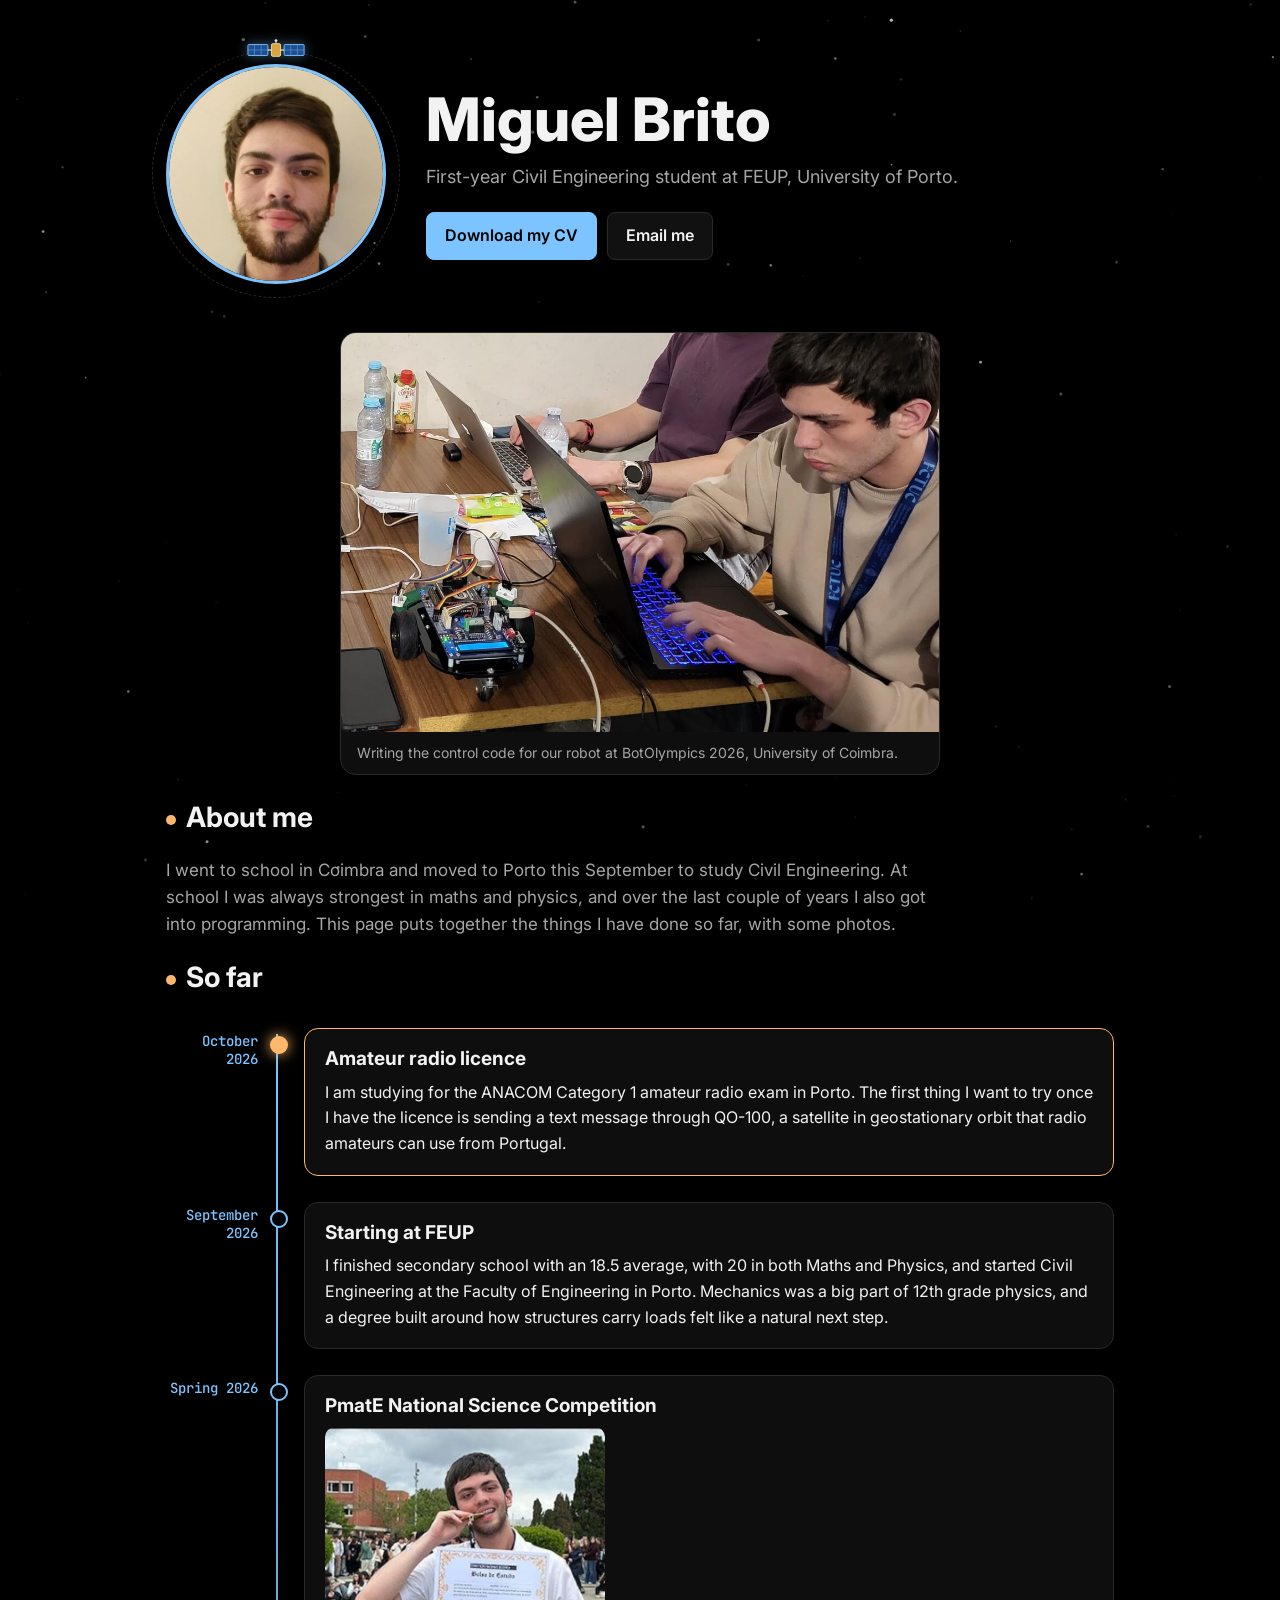
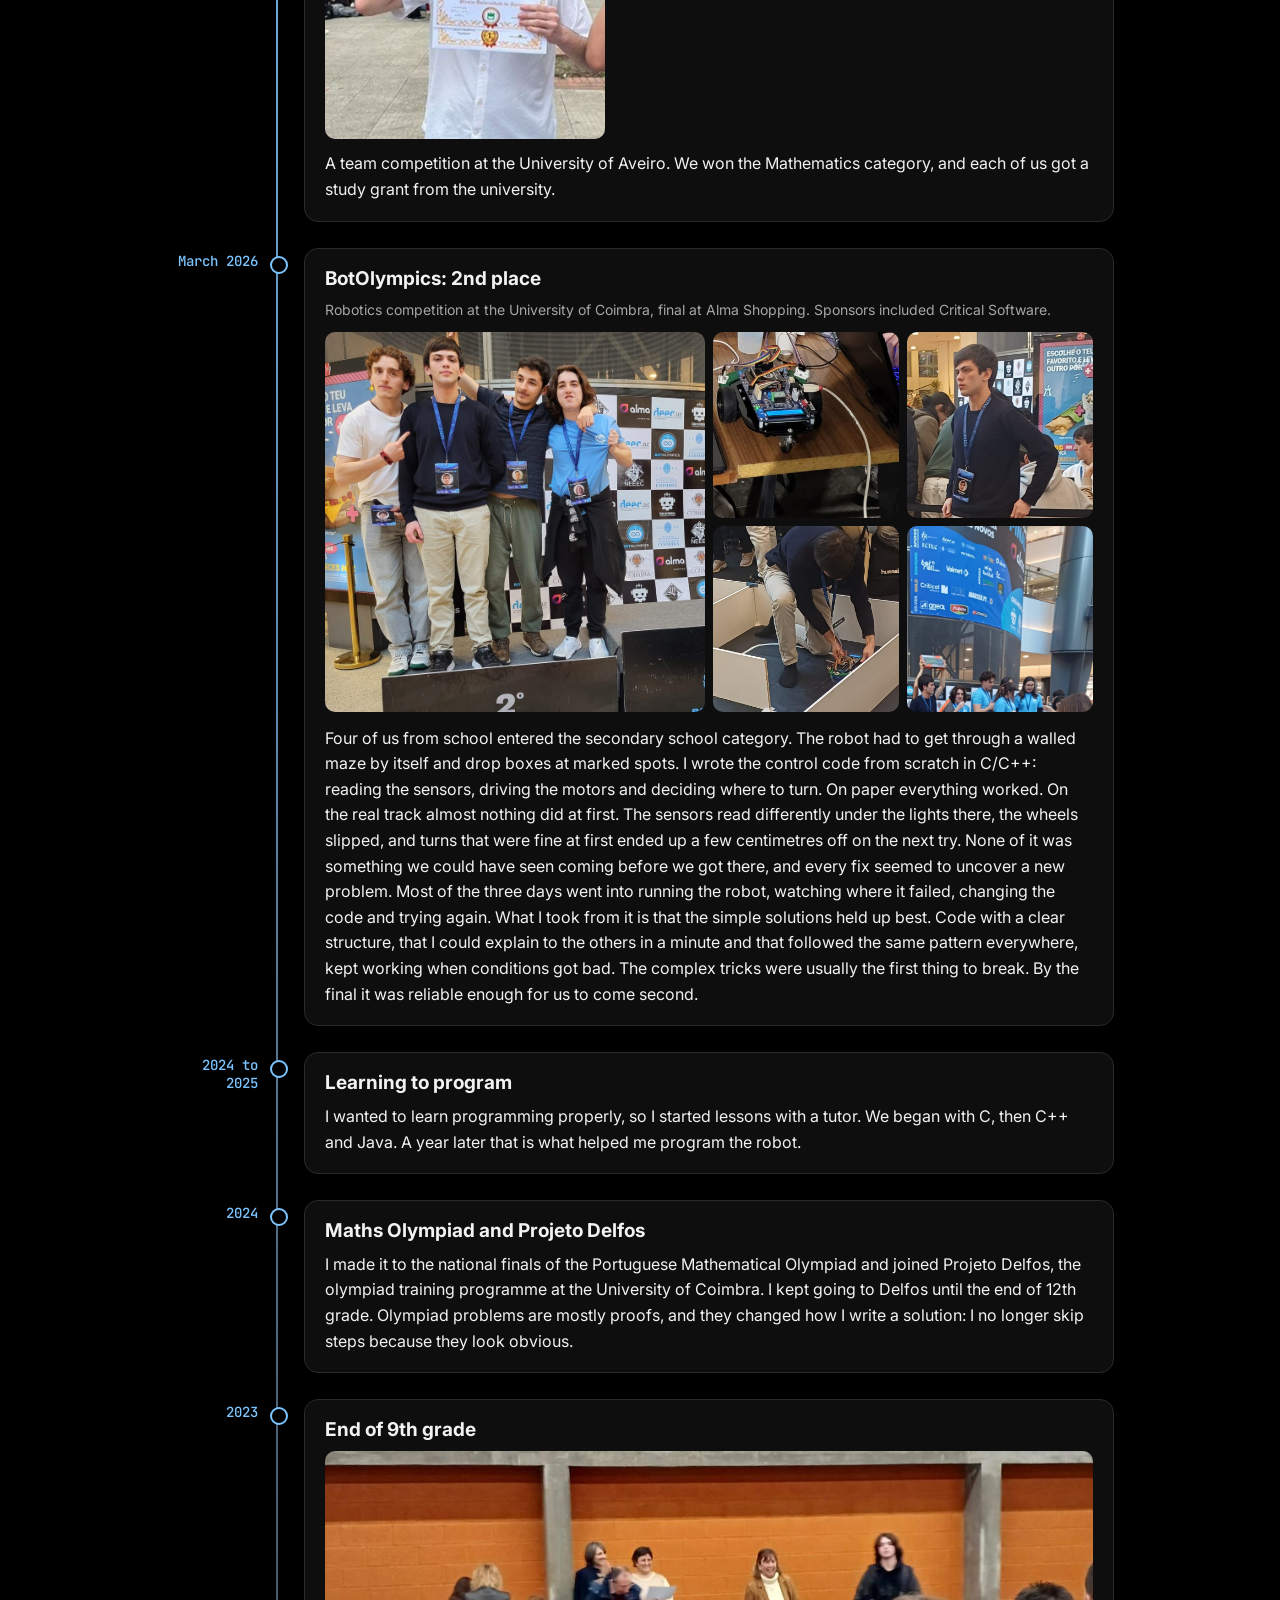
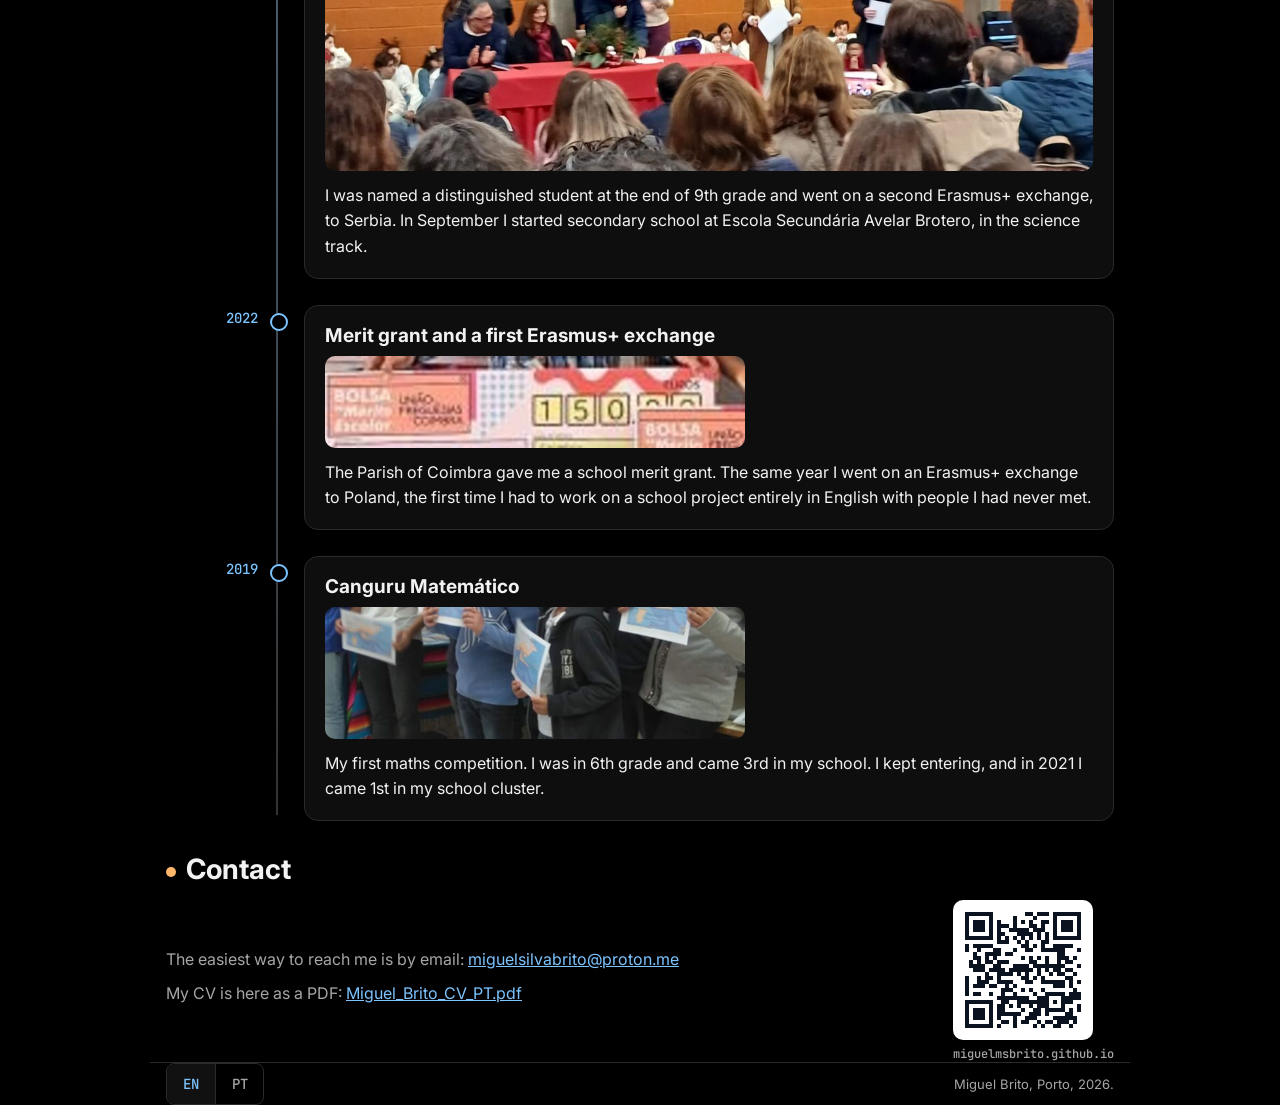
<file: index.html>
<!doctype html>
<html lang="en">
<head>
<meta charset="utf-8">
<meta name="viewport" content="width=device-width, initial-scale=1, viewport-fit=cover">
<meta name="theme-color" content="#000000">
<meta name="color-scheme" content="dark">
<title>Miguel Brito</title>
<meta name="description" content="Miguel Brito, first-year Civil Engineering student at FEUP, Porto.">
<link rel="icon" href="data:image/svg+xml,%3Csvg xmlns='http://www.w3.org/2000/svg' viewBox='0 0 64 64'%3E%3Ccircle cx='32' cy='32' r='10' fill='%237cc4ff'/%3E%3Cellipse cx='32' cy='32' rx='28' ry='28' fill='none' stroke='%237cc4ff' stroke-width='2'/%3E%3C/svg%3E">
<link rel="preconnect" href="https://fonts.googleapis.com">
<link rel="preconnect" href="https://fonts.gstatic.com" crossorigin>
<link href="https://fonts.googleapis.com/css2?family=Inter:wght@400;600;800&family=JetBrains+Mono:wght@500&display=swap" rel="stylesheet">
<link rel="stylesheet" href="style.css">
<link rel="alternate" hreflang="en" href="https://miguelmsbrito.github.io/">
<link rel="alternate" hreflang="pt" href="https://miguelmsbrito.github.io/pt/">
<script src="/lang.js"></script>
</head>
<body>
<canvas id="stars" aria-hidden="true"></canvas>

<header class="hero">
  <div class="wrap hero-grid">
    <div class="orbit">
      <img src="img/portrait.jpg" alt="Portrait of Miguel Brito" class="portrait">
      <span class="sat" aria-hidden="true"><svg class="sat-icon" viewBox="0 0 64 24" xmlns="http://www.w3.org/2000/svg">
        <g class="panel"><rect x="1" y="6" width="22" height="12" rx="1"/><path d="M8.3 6v12M15.6 6v12M1 12h22"/></g>
        <path class="strut" d="M23 12h4M37 12h4"/>
        <rect class="body" x="27" y="5" width="10" height="14" rx="1.5"/>
        <path class="strut" d="M32 5V1.5"/><circle class="dish" cx="32" cy="1.5" r="1.5"/>
        <g class="panel"><rect x="41" y="6" width="22" height="12" rx="1"/><path d="M48.3 6v12M55.6 6v12M41 12h22"/></g>
      </svg></span>
    </div>
    <div>
      <h1>Miguel Brito</h1>
      <p class="lead">First-year Civil Engineering student at FEUP, University of Porto.</p>
      <div class="cta">
        <a class="btn primary" href="Miguel_Brito_CV_PT.pdf" download>Download my CV</a>
        <a class="btn" href="mailto:miguelsilvabrito@proton.me">Email me</a>
      </div>
    </div>
  </div>
</header>

<main>
  <section class="wrap feature">
    <figure class="hero-photo">
      <img src="img/coding-hero.jpg" alt="Me writing the control code for our robot at BotOlympics 2026" width="1080" height="900">
      <figcaption>Writing the control code for our robot at BotOlympics 2026, University of Coimbra.</figcaption>
    </figure>
  </section>

  <section class="wrap intro">
    <h2>About me</h2>
    <p>I went to school in Coimbra and moved to Porto this September to study Civil Engineering.
    At school I was always strongest in maths and physics, and over the last couple of
    years I also got into programming. This page puts together the things I have done so
    far, with some photos.</p>
  </section>

  <section id="timeline" class="wrap">
    <h2>So far</h2>

    <ol class="tl">

      <li class="ev featured">
        <div class="when">October 2026</div>
        <div class="card">
          <h3>Amateur radio licence</h3>
          <p>I am studying for the ANACOM Category 1 amateur radio exam in Porto. The first
          thing I want to try once I have the licence is sending a text message through
          QO-100, a satellite in geostationary orbit that radio amateurs can use from
          Portugal.</p>
        </div>
      </li>

      <li class="ev">
        <div class="when">September 2026</div>
        <div class="card">
          <h3>Starting at FEUP</h3>
          <p>I finished secondary school with an 18.5 average, with 20 in both Maths and
          Physics, and started Civil Engineering at the Faculty of Engineering in Porto. Mechanics
          was a big part of 12th grade physics, and a degree built around how structures
          carry loads felt like a natural next step.</p>
        </div>
      </li>

      <li class="ev">
        <div class="when">Spring 2026</div>
        <div class="card">
          <h3>PmatE National Science Competition</h3>
          <figure class="portrait-fig"><img src="img/pmate.jpg" alt="Me with the certificate and medal at the University of Aveiro" loading="lazy"></figure>
          <p>A team competition at the University of Aveiro. We won the Mathematics category,
          and each of us got a study grant from the university.</p>
        </div>
      </li>

      <li class="ev">
        <div class="when">March 2026</div>
        <div class="card">
          <h3>BotOlympics: 2nd place</h3>
          <p class="meta">Robotics competition at the University of Coimbra, final at Alma
          Shopping. Sponsors included Critical Software.</p>
          <div class="gallery">
            <button class="g big" data-full="img/team-podium.jpg"><img src="img/team-podium.jpg" alt="Our team on the 2nd place step of the podium" loading="lazy"></button>
            <button class="g" data-full="img/robot.jpg"><img src="img/robot.jpg" alt="Our robot and its controller board" loading="lazy"></button>
            <button class="g" data-full="img/watching.jpg"><img src="img/watching.jpg" alt="Watching the robot during a run" loading="lazy"></button>
            <button class="g" data-full="img/maze-run.jpg"><img src="img/maze-run.jpg" alt="Placing the robot in the maze" loading="lazy"></button>
            <button class="g" data-full="img/podium-banner.jpg"><img src="img/podium-banner.jpg" alt="The podium under the sponsors banner" loading="lazy"></button>
          </div>
          <p>Four of us from school entered the secondary school category. The robot had to
          get through a walled maze by itself and drop boxes at marked spots. I wrote the
          control code from scratch in C/C++: reading the sensors, driving the motors and
          deciding where to turn. On paper everything worked. On the real track almost nothing did at first.
          The sensors read differently under the lights there, the wheels slipped, and turns
          that were fine at first ended up a few centimetres off on the next try. None of it was something we
          could have seen coming before we got there, and every fix seemed to uncover a new
          problem. Most of the three days went into running the robot, watching where it failed,
          changing the code and trying again. What I took from it is that the simple
          solutions held up best. Code with a clear structure, that I could explain to the
          others in a minute and that followed the same pattern everywhere, kept working when
          conditions got bad. The complex tricks were usually the first thing to break. By the final it was reliable enough for us to
          come second.</p>
        </div>
      </li>

      <li class="ev">
        <div class="when">2024 to 2025</div>
        <div class="card">
          <h3>Learning to program</h3>
          <p>I wanted to learn programming properly, so I started lessons with a tutor. We began with C, then C++ and Java.
          A year later that is what helped me program the robot.</p>
        </div>
      </li>

      <li class="ev">
        <div class="when">2024</div>
        <div class="card">
          <h3>Maths Olympiad and Projeto Delfos</h3>
          <p>I made it to the national finals of the Portuguese Mathematical Olympiad and
          joined Projeto Delfos, the olympiad training programme at the University of Coimbra.
          I kept going to Delfos until the end of 12th grade. Olympiad problems are mostly
          proofs, and they changed how I write a solution: I no longer skip steps because
          they look obvious.</p>
        </div>
      </li>

      <li class="ev">
        <div class="when">2023</div>
        <div class="card">
          <h3>End of 9th grade</h3>
          <figure><img src="img/distinguished.jpg" alt="School award ceremony" loading="lazy"></figure>
          <p>I was named a distinguished student at the end of 9th grade and went on a second
          Erasmus+ exchange, to Serbia. In September I started secondary school at Escola
          Secundária Avelar Brotero, in the science track.</p>
        </div>
      </li>

      <li class="ev">
        <div class="when">2022</div>
        <div class="card">
          <h3>Merit grant and a first Erasmus+ exchange</h3>
          <figure class="strip"><img src="img/merit-cheque.jpg" alt="Merit grant cheque from the Parish of Coimbra" loading="lazy"></figure>
          <p>The Parish of Coimbra gave me a school merit grant. The same year I went on an
          Erasmus+ exchange to Poland, the first time I had to work on a school project
          entirely in English with people I had never met.</p>
        </div>
      </li>
      <li class="ev">
        <div class="when">2019</div>
        <div class="card">
          <h3>Canguru Matemático</h3>
          <figure class="strip"><img src="img/canguru.jpg" alt="Canguru Matemático certificates being handed out in class" loading="lazy"></figure>
          <p>My first maths competition. I was in 6th grade and came 3rd in my school. I kept
          entering, and in 2021 I came 1st in my school cluster.</p>
        </div>
      </li>
    </ol>
  </section>

  <section class="wrap" id="contact">
    <h2>Contact</h2>
    <div class="contact">
      <div>
        <p>The easiest way to reach me is by email:
        <a href="mailto:miguelsilvabrito@proton.me">miguelsilvabrito@proton.me</a></p>
        <p>My CV is here as a PDF: <a href="Miguel_Brito_CV_PT.pdf" download>Miguel_Brito_CV_PT.pdf</a></p>
      </div>
      <figure class="qrbox">
        <img src="img/qr.svg" alt="QR code linking to miguelmsbrito.github.io" width="140" height="140">
        <figcaption>miguelmsbrito.github.io</figcaption>
      </figure>
    </div>
  </section>
</main>

<footer class="wrap">
  <nav class="langs" aria-label="Language"><a href="/?lang=en" hreflang="en" aria-current="page">EN</a><a href="/pt/?lang=pt" hreflang="pt" lang="pt">PT</a></nav>
  <p class="small">Miguel Brito, Porto, 2026.</p>
</footer>

<dialog id="lb"><button class="close" aria-label="Close">&times;</button><img alt=""></dialog>
<script src="stars.js" defer></script>
<script>
  const lb = document.getElementById('lb'), lbImg = lb.querySelector('img');
  document.querySelectorAll('.g').forEach(b => b.addEventListener('click', () => {
    lbImg.src = b.dataset.full; lbImg.alt = b.querySelector('img').alt; lb.showModal();
  }));
  lb.addEventListener('click', () => lb.close());
  lb.addEventListener('close', () => { lbImg.src = ''; });
</script>
</body>
</html>
</file>
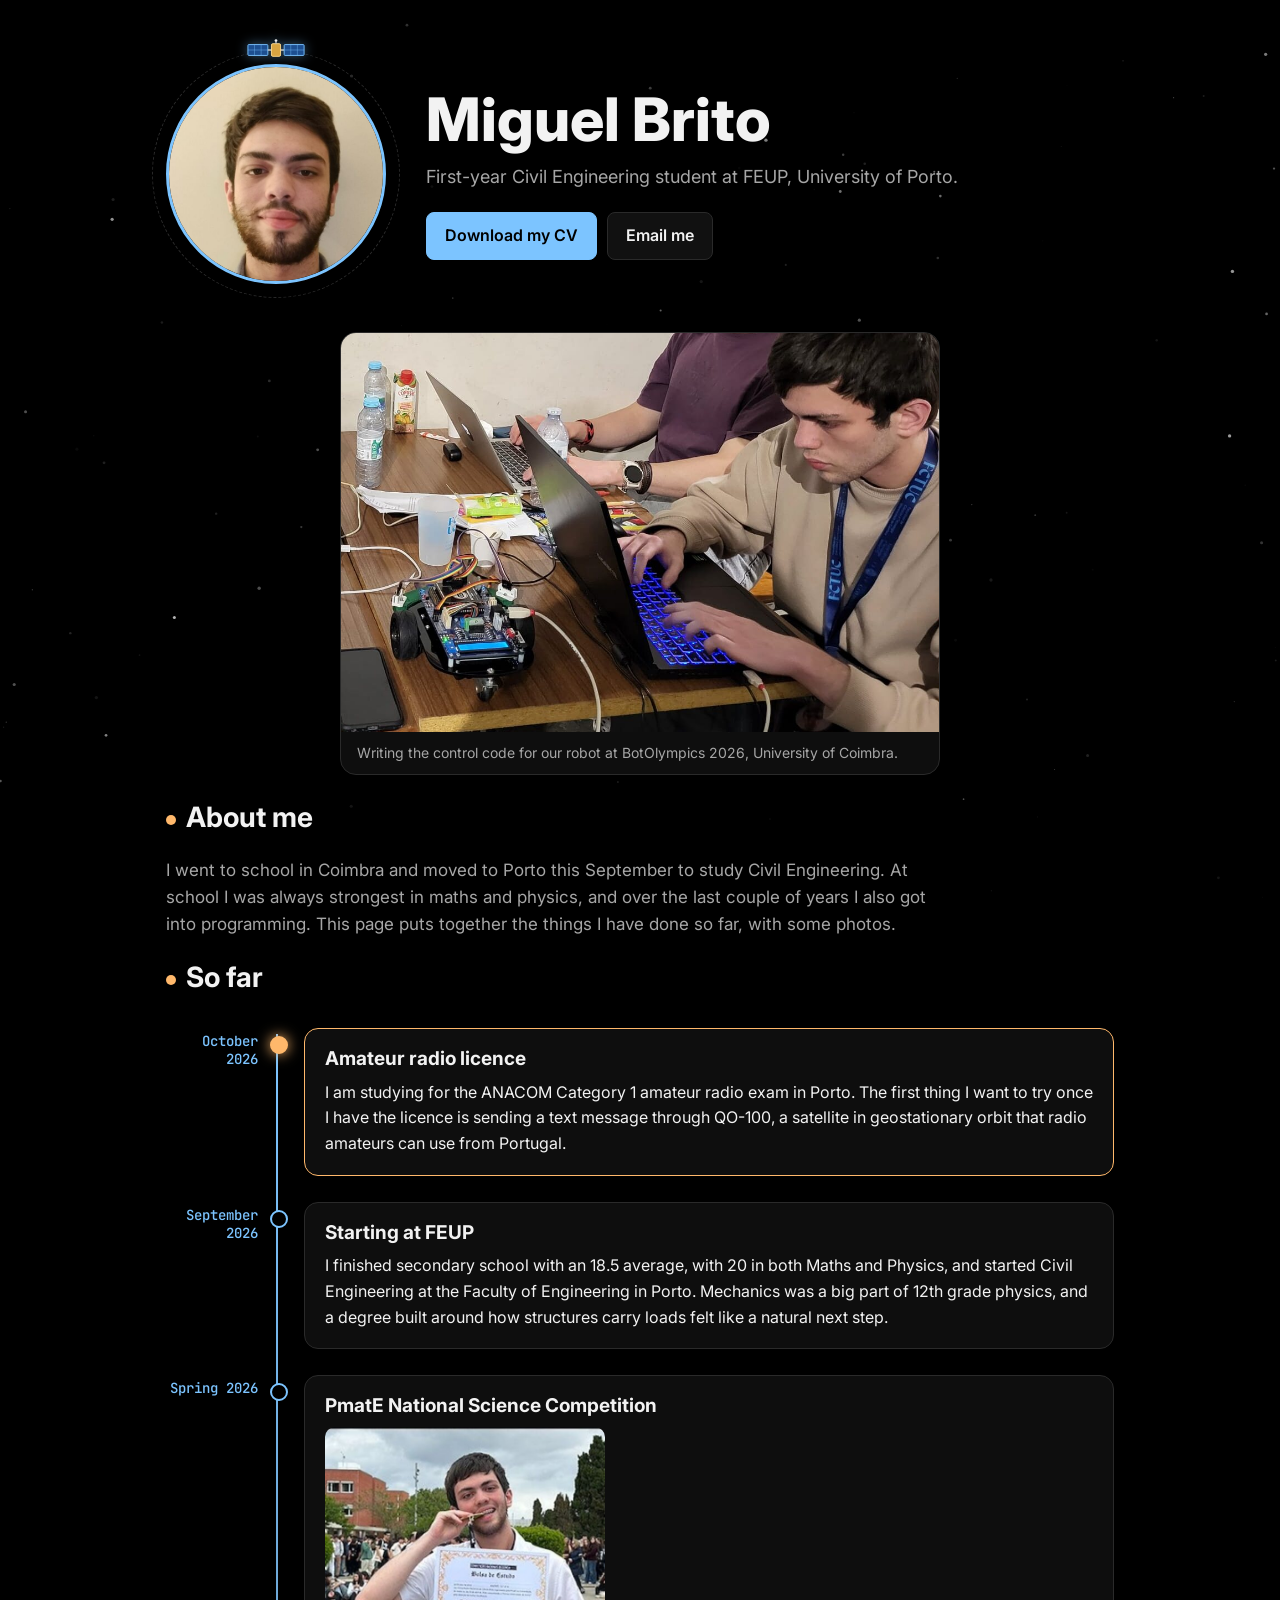
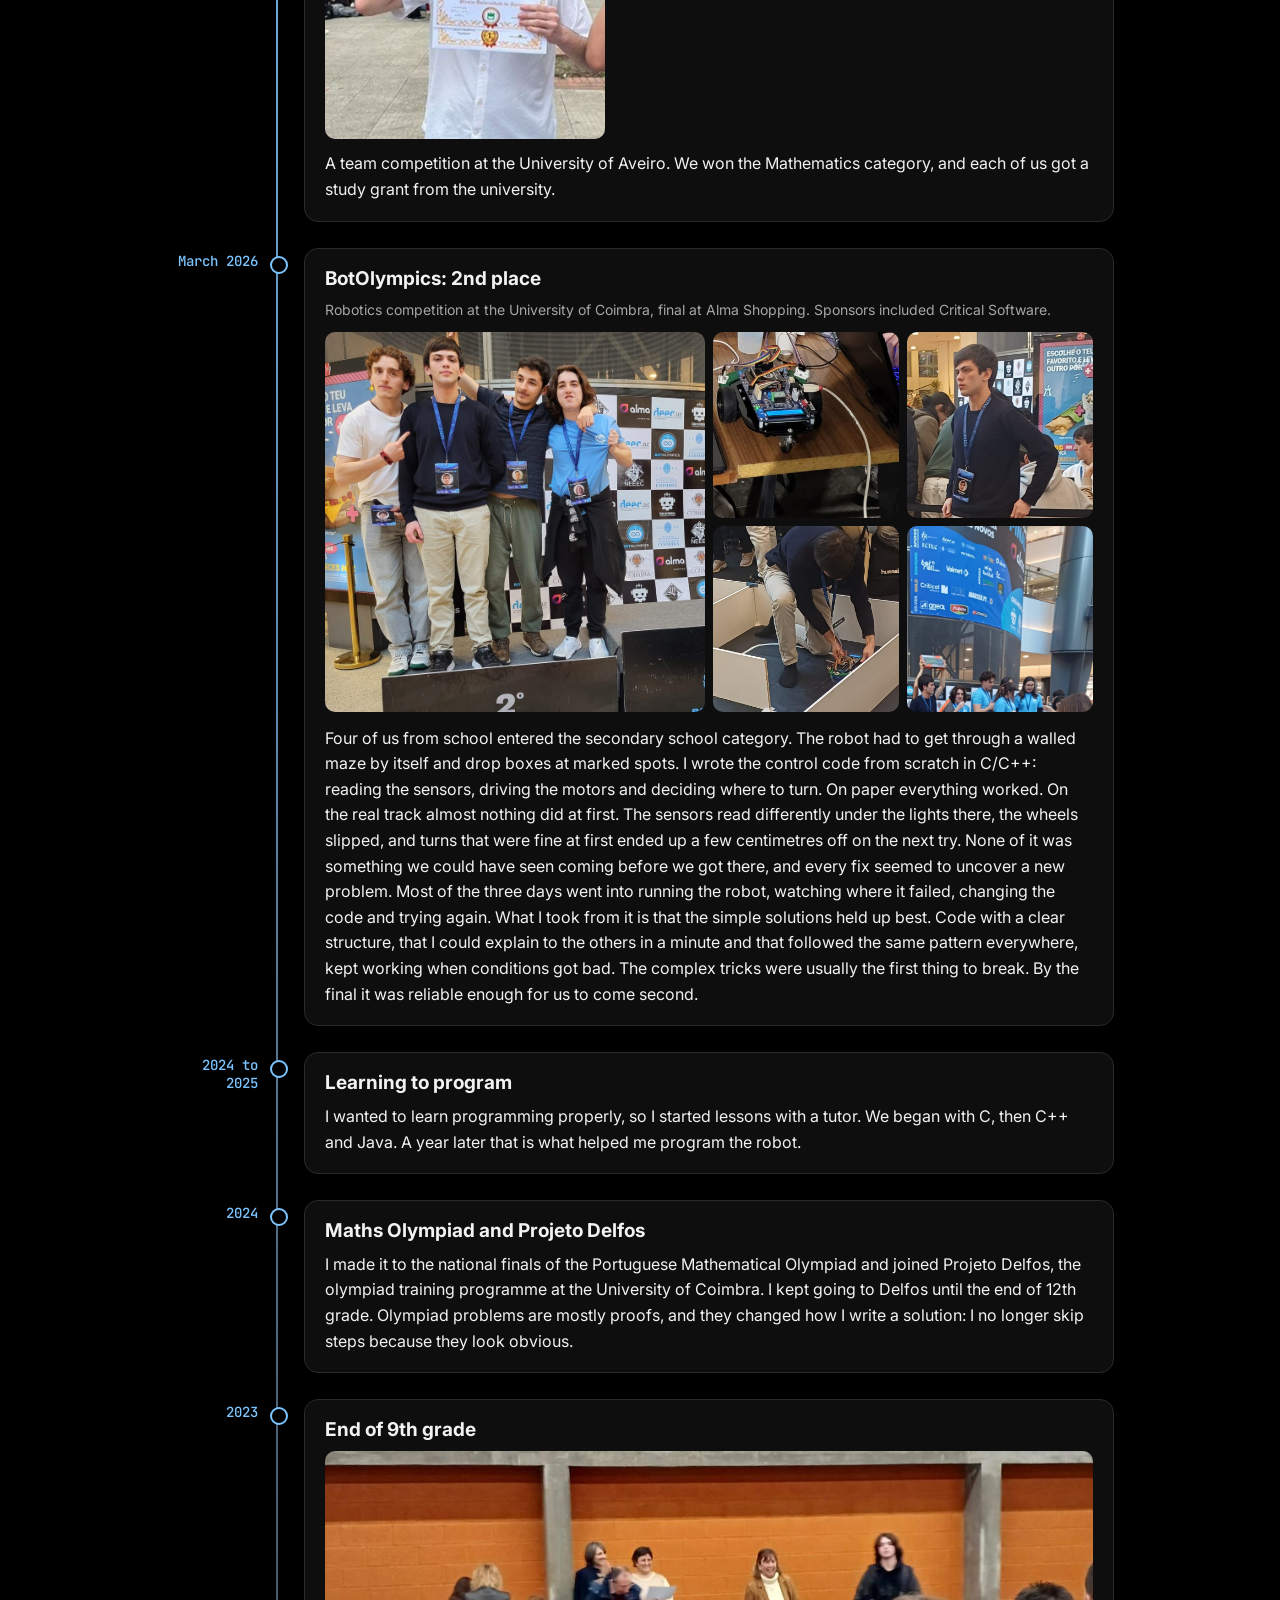
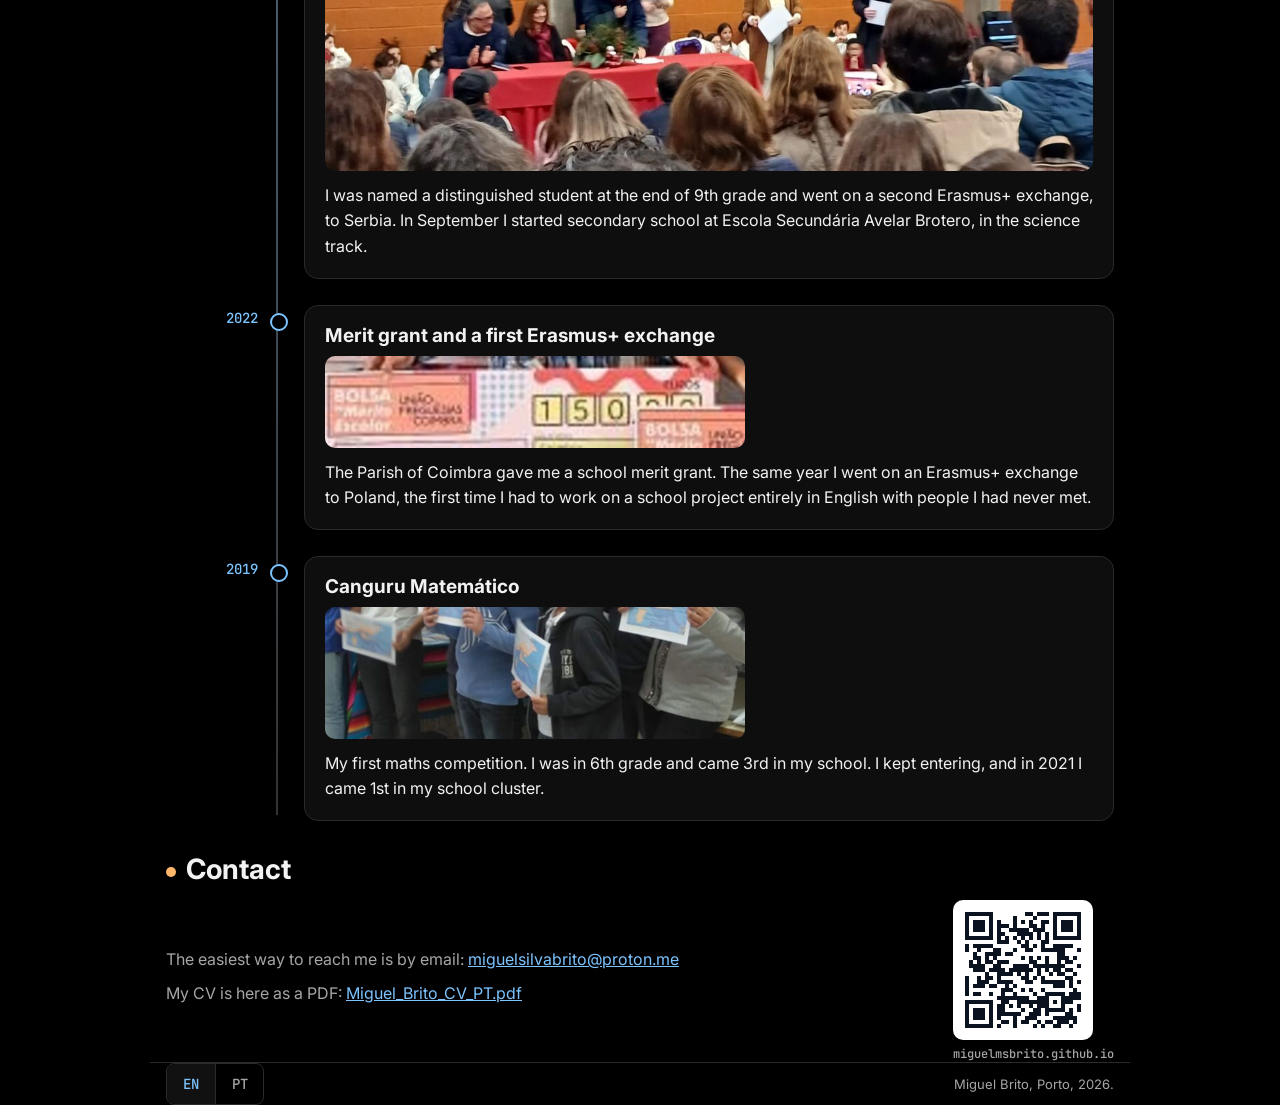
<file: pt/index.html>
<!doctype html>
<html lang="pt-PT">
<head>
<meta charset="utf-8">
<meta name="viewport" content="width=device-width, initial-scale=1, viewport-fit=cover">
<meta name="theme-color" content="#000000">
<meta name="color-scheme" content="dark">
<title>Miguel Brito</title>
<meta name="description" content="Miguel Brito, estudante do 1.º ano de Engenharia Civil na FEUP.">
<link rel="icon" href="data:image/svg+xml,%3Csvg xmlns='http://www.w3.org/2000/svg' viewBox='0 0 64 64'%3E%3Ccircle cx='32' cy='32' r='10' fill='%237cc4ff'/%3E%3Cellipse cx='32' cy='32' rx='28' ry='10' fill='none' stroke='%237cc4ff' stroke-width='3' transform='rotate(-25 32 32)'/%3E%3C/svg%3E">
<link rel="preconnect" href="https://fonts.googleapis.com">
<link rel="preconnect" href="https://fonts.gstatic.com" crossorigin>
<link href="https://fonts.googleapis.com/css2?family=Inter:wght@400;600;800&family=JetBrains+Mono:wght@500&display=swap" rel="stylesheet">
<link rel="stylesheet" href="../style.css">
<link rel="alternate" hreflang="en" href="https://miguelmsbrito.github.io/">
<link rel="alternate" hreflang="pt" href="https://miguelmsbrito.github.io/pt/">
<script src="/lang.js"></script>
</head>
<body>
<canvas id="stars" aria-hidden="true"></canvas>

<header class="hero">
  <div class="wrap hero-grid">
    <div class="orbit">
      <img src="../img/portrait.jpg" alt="Fotografia de Miguel Brito" class="portrait">
      <span class="sat" aria-hidden="true"><svg class="sat-icon" viewBox="0 0 64 24" xmlns="http://www.w3.org/2000/svg">
        <g class="panel"><rect x="1" y="6" width="22" height="12" rx="1"/><path d="M8.3 6v12M15.6 6v12M1 12h22"/></g>
        <path class="strut" d="M23 12h4M37 12h4"/>
        <rect class="body" x="27" y="5" width="10" height="14" rx="1.5"/>
        <path class="strut" d="M32 5V1.5"/><circle class="dish" cx="32" cy="1.5" r="1.5"/>
        <g class="panel"><rect x="41" y="6" width="22" height="12" rx="1"/><path d="M48.3 6v12M55.6 6v12M41 12h22"/></g>
      </svg></span>
    </div>
    <div>
      <h1>Miguel Brito</h1>
      <p class="lead">Estou no 1.º ano de Engenharia Civil na FEUP.</p>
      <div class="cta">
        <a class="btn primary" href="../Miguel_Brito_CV_PT.pdf" download>Descarregar CV</a>
        <a class="btn" href="mailto:miguelsilvabrito@proton.me">Enviar email</a>
      </div>
    </div>
  </div>
</header>

<main>
  <section class="wrap feature">
    <figure class="hero-photo">
      <img src="../img/coding-hero.jpg" alt="Eu a programar o nosso robô nas BotOlympics 2026" width="1080" height="900">
      <figcaption>Nas BotOlympics 2026 em Coimbra, a programar o nosso robô.</figcaption>
    </figure>
  </section>

  <section class="wrap intro">
    <h2>Sobre mim</h2>
    <p>Fiz a escola toda em Coimbra e este ano vim para o Porto estudar Engenharia Civil.
    Sempre gostei mais de Matemática e de Física. Nos últimos dois anos comecei também a
    programar. Aqui fica o que fiz até agora, com algumas fotos.</p>
  </section>

  <section id="timeline" class="wrap">
    <h2>O meu percurso</h2>

    <ol class="tl">

      <li class="ev featured">
        <div class="when">outubro 2026</div>
        <div class="card">
          <h3>Licença de radioamador</h3>
          <p>Estou a preparar o exame de radioamador da ANACOM (Categoria 1), que vou fazer
          no Porto em outubro. Quando tiver a licença, a primeira coisa que quero experimentar é
          mandar uma mensagem de texto pelo QO-100. É um satélite geoestacionário que os
          radioamadores podem usar a partir de Portugal.</p>
        </div>
      </li>

      <li class="ev">
        <div class="when">setembro 2026</div>
        <div class="card">
          <h3>Entrada na FEUP</h3>
          <p>Acabei o secundário com 18,5 de média e 20 a Matemática e a Física. Depois entrei
          em Engenharia Civil na FEUP. Como a Física do 12.º ano é quase toda
          Mecânica, um curso sobre estruturas e as cargas que elas aguentam pareceu-me a escolha
          certa.</p>
        </div>
      </li>

      <li class="ev">
        <div class="when">primavera 2026</div>
        <div class="card">
          <h3>Competição Nacional de Ciência do PmatE</h3>
          <figure class="portrait-fig"><img src="../img/pmate.jpg" alt="Eu com o diploma e a medalha em Aveiro" loading="lazy"></figure>
          <p>Competição por equipas na Universidade de Aveiro. Ganhámos a categoria de
          Matemática e cada um de nós recebeu uma bolsa de estudo da universidade.</p>
        </div>
      </li>

      <li class="ev">
        <div class="when">março 2026</div>
        <div class="card">
          <h3>BotOlympics: 2.º lugar</h3>
          <p class="meta">Competição de robótica da Universidade de Coimbra. A final foi no Alma
          Shopping e um dos patrocinadores era a Critical Software.</p>
          <div class="gallery">
            <button class="g big" data-full="../img/team-podium.jpg"><img src="../img/team-podium.jpg" alt="A nossa equipa no 2.º lugar do pódio" loading="lazy"></button>
            <button class="g" data-full="../img/robot.jpg"><img src="../img/robot.jpg" alt="O nosso robô e a placa de controlo" loading="lazy"></button>
            <button class="g" data-full="../img/watching.jpg"><img src="../img/watching.jpg" alt="A ver o robô a percorrer o labirinto" loading="lazy"></button>
            <button class="g" data-full="../img/maze-run.jpg"><img src="../img/maze-run.jpg" alt="A pôr o robô no labirinto" loading="lazy"></button>
            <button class="g" data-full="../img/podium-banner.jpg"><img src="../img/podium-banner.jpg" alt="O pódio e o painel dos patrocinadores" loading="lazy"></button>
          </div>
          <p>Fomos quatro da minha escola e concorremos na categoria do secundário. O robô
          tinha de percorrer sozinho um labirinto e deixar caixas nos sítios marcados. Fui eu que
          escrevi o código de controlo em C/C++, a partir do zero. É ele que lê os sensores,
          controla os motores e decide para onde virar. No papel estava tudo certo. Na pista
          quase nada funcionou à primeira. Com a luz do recinto os sensores liam de outra
          maneira, as rodas patinavam e as curvas que na escola saíam bem ficavam uns centímetros
          ao lado. Nada disto dava para prever antes de lá chegarmos, e cada correção parecia
          trazer um problema novo. Passámos quase três dias a pôr o robô na pista, a ver onde
          falhava, a mudar o código e a tentar outra vez. O que tirei daqui é que as soluções simples
          foram as que aguentaram melhor. Código bem organizado, que conseguia explicar aos
          outros num minuto e que seguia sempre o mesmo padrão, continuava a funcionar quando as
          condições pioravam. Os truques mais rebuscados eram normalmente os primeiros a falhar.
          Na final já estava fiável o suficiente
          para ficarmos em segundo.</p>
        </div>
      </li>

      <li class="ev">
        <div class="when">2024 a 2025</div>
        <div class="card">
          <h3>Aprender a programar</h3>
          <p>Queria aprender a programar como deve ser e comecei a ter explicações.
          Começámos pelo C e depois passámos ao C++ e ao Java. Um ano depois foi isso que me
          ajudou a programar o robô.</p>
        </div>
      </li>

      <li class="ev">
        <div class="when">2024</div>
        <div class="card">
          <h3>Olimpíadas de Matemática e Projeto Delfos</h3>
          <p>Cheguei à final nacional das Olimpíadas Portuguesas de Matemática e entrei no
          Projeto Delfos da Universidade de Coimbra, que prepara alunos para as olimpíadas.
          Continuei no Delfos até ao fim do 12.º ano. Nas olimpíadas quase tudo são demonstrações e isso
          mudou a minha maneira de resolver problemas. Hoje já não salto passos só porque me
          parecem óbvios.</p>
        </div>
      </li>

      <li class="ev">
        <div class="when">2023</div>
        <div class="card">
          <h3>Fim do 9.º ano</h3>
          <figure><img src="../img/distinguished.jpg" alt="Cerimónia de entrega de prémios da escola" loading="lazy"></figure>
          <p>Fui aluno distinguido no fim do 9.º ano e fiz o meu segundo Erasmus+, desta vez
          na Sérvia. Em setembro entrei na Escola Secundária Avelar Brotero, em Ciências e
          Tecnologias.</p>
        </div>
      </li>

      <li class="ev">
        <div class="when">2022</div>
        <div class="card">
          <h3>Bolsa de mérito e o primeiro Erasmus+</h3>
          <figure class="strip"><img src="../img/merit-cheque.jpg" alt="Cheque da bolsa de mérito da União das Freguesias de Coimbra" loading="lazy"></figure>
          <p>A União das Freguesias de Coimbra deu-me uma bolsa de mérito escolar. No mesmo
          ano fui à Polónia num intercâmbio Erasmus+. Foi a primeira vez que tive de fazer um
          trabalho todo em inglês com pessoas que nunca tinha visto.</p>
        </div>
      </li>

      <li class="ev">
        <div class="when">2019</div>
        <div class="card">
          <h3>Canguru Matemático</h3>
          <figure class="strip"><img src="../img/canguru.jpg" alt="Entrega dos diplomas do Canguru Matemático na sala de aula" loading="lazy"></figure>
          <p>Foi a minha primeira competição de Matemática. Estava no 6.º ano e fiquei em 3.º
          lugar na escola. Continuei a participar e em 2021 fiquei em 1.º no agrupamento.</p>
        </div>
      </li>
    </ol>
  </section>

  <section class="wrap" id="contact">
    <h2>Contacto</h2>
    <div class="contact">
      <div>
        <p>Para falar comigo, o mais fácil é mandar um email para
        <a href="mailto:miguelsilvabrito@proton.me">miguelsilvabrito@proton.me</a>.</p>
        <p>O meu CV em PDF: <a href="../Miguel_Brito_CV_PT.pdf" download>Miguel_Brito_CV_PT.pdf</a></p>
      </div>
      <figure class="qrbox">
        <img src="../img/qr.svg" alt="Código QR para miguelmsbrito.github.io" width="140" height="140">
        <figcaption>miguelmsbrito.github.io</figcaption>
      </figure>
    </div>
  </section>
</main>

<footer class="wrap">
  <nav class="langs" aria-label="Idioma"><a href="/?lang=en" hreflang="en" lang="en">EN</a><a href="/pt/?lang=pt" hreflang="pt" aria-current="page">PT</a></nav>
  <p class="small">Miguel Brito, Porto, 2026.</p>
</footer>

<dialog id="lb"><button class="close" aria-label="Fechar">&times;</button><img alt=""></dialog>
<script src="../stars.js" defer></script>
<script>
  const lb = document.getElementById('lb'), lbImg = lb.querySelector('img');
  document.querySelectorAll('.g').forEach(b => b.addEventListener('click', () => {
    lbImg.src = b.dataset.full; lbImg.alt = b.querySelector('img').alt; lb.showModal();
  }));
  lb.addEventListener('click', () => lb.close());
  lb.addEventListener('close', () => { lbImg.src = ''; });
</script>
</body>
</html>
</file>
<file: style.css>
:root {
  color-scheme: dark;
  --bg: #000000;
  --bg2: #111111;
  --card: rgba(16, 16, 16, .92);
  --line: #2a2a2a;
  --ink: #f2f2f2;
  --mute: #a6a6a6;
  --accent: #7cc4ff;
  --accent2: #ffb86b;
  --star: 255, 255, 255;
  --on-accent: #000000;
}
* { box-sizing: border-box; }
html { scroll-behavior: smooth; -webkit-text-size-adjust: 100%; }
body {
  margin: 0; background: var(--bg); color: var(--ink);
  font: 16px/1.6 Inter, system-ui, -apple-system, "Segoe UI", sans-serif;
  overflow-x: hidden;
}
img { max-width: 100%; display: block; }
a { color: var(--accent); overflow-wrap: anywhere; }
.wrap { max-width: 980px; margin: 0 auto; padding: 0 max(16px, env(safe-area-inset-left)); }

#stars { position: fixed; inset: 0; width: 100%; height: 100%; z-index: -1; pointer-events: none; }

/* hero */
.hero { padding: 64px 0 40px;  }
.hero-grid { display: grid; grid-template-columns: 220px 1fr; gap: 40px; align-items: center; }
.orbit { position: relative; width: 220px; height: 220px; }
.orbit::before {
  content: ""; position: absolute; inset: -14px; border: 1.5px dashed var(--line);
  border-radius: 50%;
}
.portrait { width: 100%; height: 100%; border-radius: 50%; object-fit: cover; border: 3px solid var(--accent); }
.sat { position: absolute; inset: -14px; animation: spin 120s linear infinite; }
.sat-icon {
  position: absolute; top: -11px; left: 50%; width: 58px; height: 22px; transform: translateX(-50%);
  filter: drop-shadow(0 0 6px rgba(124,196,255,.45)); overflow: visible;
}
.sat-icon .panel rect { fill: #1d4f91; stroke: #7cc4ff; stroke-width: 1; }
.sat-icon .panel path { stroke: #7cc4ff; stroke-width: .6; opacity: .7; fill: none; }
.sat-icon .body { fill: #d9a441; stroke: #ffd98a; stroke-width: 1; }
.sat-icon .strut { stroke: #c8c8c8; stroke-width: 1.4; fill: none; }
.sat-icon .dish { fill: #e6e6e6; }
@keyframes spin { to { transform: rotate(360deg); } }
@media (prefers-reduced-motion: reduce) { .sat { animation: none; } html { scroll-behavior: auto; } }
h1 { font-size: clamp(36px, 7vw, 60px); line-height: 1.05; margin: 0 0 12px; font-weight: 800; }
.lead { font-size: 18px; color: var(--mute); margin: 0 0 20px; max-width: 60ch; }
.cta { display: flex; flex-wrap: wrap; gap: 10px; }
.btn {
  display: inline-flex; align-items: center; justify-content: center; min-height: 44px;
  padding: 10px 18px; border-radius: 8px; border: 1px solid var(--line);
  color: var(--ink); text-decoration: none; font-weight: 600; background: var(--bg2); white-space: nowrap;
}
.btn.primary { background: var(--accent); color: var(--on-accent); border-color: var(--accent); }
.btn:hover { border-color: var(--accent); }

/* sections */
section { padding-top: 36px; padding-bottom: 36px; }
h2 { font-size: 28px; margin: 0 0 8px; }
h2::before { content: ""; display: inline-block; width: 10px; height: 10px; background: var(--accent2); border-radius: 50%; margin-right: 10px; vertical-align: middle; }
.intro p { max-width: 70ch; color: var(--mute); font-size: 17px; }

/* timeline */
.tl { list-style: none; padding: 0; margin: 28px 0 0; position: relative; }
.tl::before { content: ""; position: absolute; left: 110px; top: 6px; bottom: 6px; width: 2px; background: linear-gradient(var(--accent), #333); }
.ev { display: grid; grid-template-columns: 110px 1fr; gap: 28px; margin-bottom: 26px; position: relative; }
.ev::before {
  content: ""; position: absolute; left: 104px; top: 8px; width: 14px; height: 14px;
  border-radius: 50%; background: var(--bg); border: 2px solid var(--accent);
}
.ev.featured::before { background: var(--accent2); border-color: var(--accent2); box-shadow: 0 0 14px var(--accent2); }
.when { font: 500 14px/1.3 "JetBrains Mono", monospace; color: var(--accent); text-align: right; padding: 4px 18px 0 0; }
.card {
  background: var(--card); border: 1px solid var(--line); border-radius: 14px; padding: 18px 20px;
  -webkit-backdrop-filter: blur(3px); backdrop-filter: blur(3px);
}
.featured .card { border-color: var(--accent2); }
.card h3 { margin: 0 0 8px; font-size: 19px; line-height: 1.3; }
.card p { margin: 0 0 10px; }
.card p:last-child { margin-bottom: 0; }
.meta { color: var(--mute); font-size: 14px; }
.card figure { margin: 0 0 12px; border-radius: 10px; overflow: hidden; }
.card figure img { width: 100%; max-height: 320px; object-fit: cover; }
.portrait-fig { max-width: 280px; }
.card figure.strip { max-width: 420px; }
.card figure.strip img { max-height: 150px; }

.gallery { display: grid; grid-template-columns: repeat(4, 1fr); gap: 8px; margin: 10px 0 14px; }
.g { padding: 0; border: 0; background: none; cursor: zoom-in; border-radius: 10px; overflow: hidden; aspect-ratio: 1; -webkit-tap-highlight-color: transparent; }
.g.big { grid-column: span 2; grid-row: span 2; }
.g img { width: 100%; height: 100%; object-fit: cover; transition: transform .3s; }
.g img[src$="robot.jpg"] { object-position: 22% 50%; }
@media (hover: hover) { .g:hover img { transform: scale(1.04); } }
dialog { border: 0; padding: 0; background: transparent; max-width: 94vw; max-height: 92vh; overflow: visible; }
dialog::backdrop { background: rgba(0,0,0,.92); }
dialog img { max-width: 94vw; max-height: 86vh; border-radius: 10px; }
.close {
  position: absolute; top: -48px; right: 0; width: 44px; height: 44px; font-size: 30px; line-height: 1;
  background: rgba(255,255,255,.12); border: 0; border-radius: 50%; color: #fff; cursor: pointer;
}

/* contact */
.contact { display: flex; gap: 28px; align-items: center; justify-content: space-between; flex-wrap: wrap; }
.contact p { color: var(--mute); margin: 0 0 8px; }
.qrbox { margin: 0; text-align: center; }
.qrbox img { background: #fff; padding: 8px; border-radius: 10px; width: 140px; height: 140px; }
.qrbox figcaption { font: 500 12px/1.4 "JetBrains Mono", monospace; color: var(--mute); margin-top: 6px; }

footer { padding-top: 30px; padding-bottom: calc(40px + env(safe-area-inset-bottom)); color: var(--mute); border-top: 1px solid var(--line); margin-top: 20px; }
.small { font-size: 13px; }

/* phones */
@media (max-width: 760px) {
  body { font-size: 16px; }
  .sat-icon { width: 46px; height: 18px; top: -9px; }
  .hero { padding: 36px 0 12px; }
  .hero-grid { grid-template-columns: 1fr; gap: 26px; justify-items: center; text-align: center; }
  .orbit { width: 150px; height: 150px; }
  .lead { font-size: 17px; margin-left: auto; margin-right: auto; }
  .cta { justify-content: center; }
  .cta .btn { flex: 1 1 140px; }
  section { padding-top: 28px; padding-bottom: 28px; }
  h2 { font-size: 24px; }
  .intro p { font-size: 16px; }
  .tl { margin-top: 20px; }
  .tl::before { left: 6px; }
  .ev { grid-template-columns: 1fr; gap: 6px; padding-left: 26px; margin-bottom: 20px; }
  .ev::before { left: 0; top: 3px; }
  .when { text-align: left; padding: 0; }
  .card { padding: 16px; }
  .card h3 { font-size: 18px; }
  .card figure.strip, .portrait-fig { max-width: none; }
  .gallery { grid-template-columns: repeat(2, 1fr); gap: 6px; }
  .contact { flex-direction: column; align-items: stretch; text-align: center; gap: 20px; }
  .qrbox { align-self: center; }
}

/* featured photo */
.feature { padding-top: 8px; padding-bottom: 20px; }
.hero-photo { margin: 0 auto; max-width: 600px; border-radius: 16px; overflow: hidden; border: 1px solid var(--line); background: var(--card); box-shadow: 0 20px 60px rgba(0,0,0,.6); }
.hero-photo img { width: 100%; height: auto; aspect-ratio: 3 / 2; object-fit: cover; object-position: 60% 35%; }
.hero-photo figcaption { padding: 10px 16px; color: var(--mute); font-size: 14px; }
@media (max-width: 760px) {
  .hero-photo { border-radius: 12px; }
  .hero-photo img { aspect-ratio: 3 / 2; object-position: 65% 35%; }
  .hero-photo figcaption { padding: 10px 14px; font-size: 14px; }
}

/* language switch */
footer { display: flex; justify-content: space-between; align-items: center; gap: 16px; flex-wrap: wrap; }
footer .small { margin: 0; }
.langs { display: inline-flex; border: 1px solid var(--line); border-radius: 8px; overflow: hidden; }
.langs a { display: inline-flex; align-items: center; justify-content: center; min-width: 48px; min-height: 40px;
  padding: 0 12px; font: 500 14px/1 "JetBrains Mono", monospace; color: var(--mute); text-decoration: none; }
.langs a + a { border-left: 1px solid var(--line); }
.langs a[aria-current="page"] { background: var(--bg2); color: var(--accent); }
@media (hover: hover) { .langs a:hover { color: var(--ink); } }
</file>
